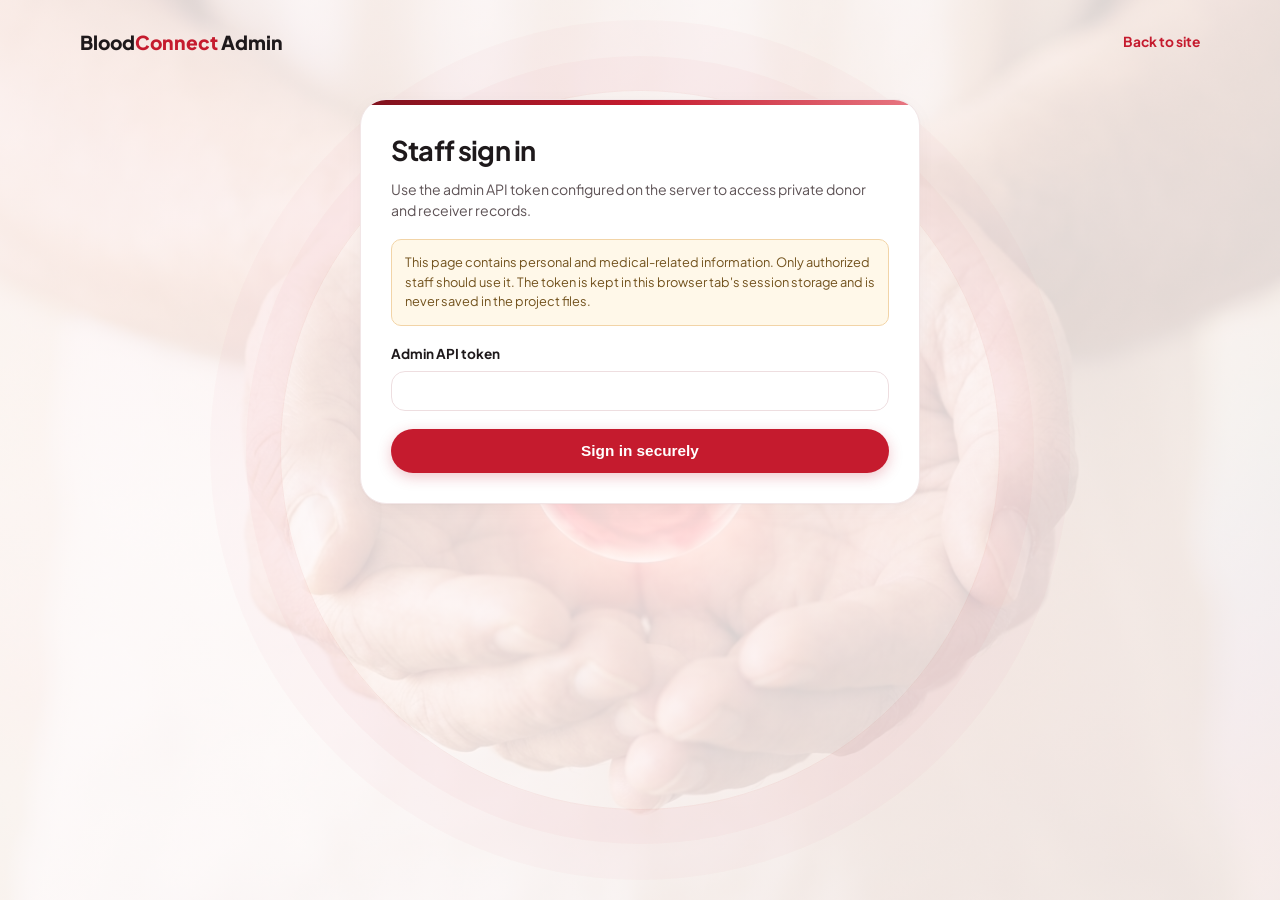
<file: static/admin.html>
<!DOCTYPE html>
<html lang="en">
<head>
  <meta charset="utf-8">
  <meta name="viewport" content="width=device-width, initial-scale=1">
  <title>Admin Records — BloodConnect</title>
  <link rel="stylesheet" href="css/style.css">
  <style>
    .admin-page { min-height: 100vh; padding: 28px 20px 60px; }
    .admin-wrap { width: min(100%, 1120px); margin: 0 auto; }
    .admin-nav, .admin-heading, .admin-toolbar, .admin-tabs, .record-heading, .record-actions { display: flex; align-items: center; justify-content: space-between; gap: 14px; }
    .admin-nav { margin-bottom: 42px; }
    .admin-brand { color: var(--text-main); font-size: 1.2rem; font-weight: 800; text-decoration: none; }
    .admin-brand span { color: var(--primary); }
    .admin-nav a:last-child, .admin-link { color: var(--primary); font-size: .86rem; font-weight: 700; text-decoration: none; }
    .admin-panel { width: min(100%, 560px); margin: 0 auto; padding: 30px; border: 1px solid var(--border-card); border-radius: var(--radius-xl); background: #fff; box-shadow: var(--shadow-card); }
    .admin-panel h1 { margin-bottom: 8px; font-size: 1.7rem; letter-spacing: -.03em; }
    .admin-muted { color: var(--text-muted); font-size: .88rem; }
    .admin-warning { margin: 18px 0; padding: 13px; border: 1px solid #f2d4a7; border-radius: 10px; background: #fff8e9; color: #72521d; font-size: .8rem; line-height: 1.55; }
    .admin-panel .btn-hero-primary { width: 100%; justify-content: center; }
    .admin-header { margin-bottom: 22px; }
    .admin-heading { align-items: flex-end; flex-wrap: wrap; }
    .admin-heading h1 { font-size: clamp(1.7rem, 4vw, 2.3rem); letter-spacing: -.035em; }
    .admin-heading p { margin-top: 5px; color: var(--text-muted); }
    .admin-toolbar { margin-top: 20px; flex-wrap: wrap; }
    .admin-tabs { justify-content: flex-start; margin-top: 24px; border-bottom: 1px solid var(--border-subtle); }
    .admin-tab { padding: 11px 15px; border: 0; border-bottom: 2px solid transparent; background: transparent; color: var(--text-muted); font: inherit; font-weight: 700; cursor: pointer; }
    .admin-tab.active { border-color: var(--primary); color: var(--primary); }
    .admin-records { display: grid; gap: 14px; margin-top: 18px; }
    .admin-record { padding: 20px; border: 1px solid var(--border-card); border-radius: var(--radius-lg); background: #fff; box-shadow: var(--shadow-card); }
    .record-heading { align-items: flex-start; }
    .record-heading h2 { font-size: 1.02rem; }
    .record-id { color: var(--primary); font-size: .76rem; font-weight: 800; }
    .record-status { padding: 5px 10px; border-radius: 999px; background: var(--primary-light); color: var(--primary); font-size: .74rem; font-weight: 800; white-space: nowrap; }
    .record-grid { display: grid; grid-template-columns: repeat(3, minmax(0, 1fr)); gap: 13px; margin-top: 16px; }
    .record-field { min-width: 0; }
    .record-field span { display: block; margin-bottom: 3px; color: var(--text-light); font-size: .69rem; font-weight: 800; letter-spacing: .04em; text-transform: uppercase; }
    .record-field strong, .record-field a { color: var(--text-main); font-size: .85rem; overflow-wrap: anywhere; }
    .record-field a { color: var(--primary); font-weight: 700; }
    .record-actions { justify-content: flex-start; flex-wrap: wrap; margin-top: 16px; padding-top: 14px; border-top: 1px solid var(--border-card); }
    .record-actions select { width: auto; min-width: 170px; }
    .record-actions button { padding: 9px 13px; }
    .admin-footer { margin-top: 20px; color: var(--text-light); font-size: .76rem; line-height: 1.5; }
    .admin-error, .admin-empty { margin-top: 18px; padding: 18px; border-radius: 12px; background: var(--primary-light); color: var(--text-muted); }
    .admin-error { color: var(--primary-dark); }
    .pagination { display: flex; justify-content: center; align-items: center; gap: 14px; margin-top: 20px; }
    .pagination button { padding: 8px 13px; }
    .pagination span { color: var(--text-muted); font-size: .84rem; }
    [hidden] { display: none !important; }
    @media (max-width: 700px) {
      .admin-page { padding: 20px 14px 40px; }
      .record-grid { grid-template-columns: repeat(2, minmax(0, 1fr)); }
      .admin-panel { padding: 23px 20px; }
    }
    @media (max-width: 420px) {
      .record-grid { grid-template-columns: 1fr; }
      .admin-nav { margin-bottom: 28px; }
    }
  </style>
</head>
<body>
  <main class="admin-page">
    <div class="admin-wrap">
      <nav class="admin-nav">
        <a class="admin-brand" href="index.html">Blood<span>Connect</span> Admin</a>
        <a href="index.html">Back to site</a>
      </nav>

      <section class="admin-panel" id="adminLoginPanel">
        <h1>Staff sign in</h1>
        <p class="admin-muted">Use the admin API token configured on the server to access private donor and receiver records.</p>
        <div class="admin-warning">This page contains personal and medical-related information. Only authorized staff should use it. The token is kept in this browser tab's session storage and is never saved in the project files.</div>
        <form id="adminLoginForm">
          <div class="form-group">
            <label class="form-label" for="adminToken">Admin API token</label>
            <input class="form-input" id="adminToken" type="password" autocomplete="current-password" required>
          </div>
          <button class="btn-hero-primary" type="submit">Sign in securely</button>
        </form>
        <div class="admin-error" id="adminLoginError" role="alert" hidden></div>
      </section>

      <section id="adminDashboard" hidden>
        <header class="admin-header">
          <div class="admin-heading">
            <div>
              <h1>Records dashboard</h1>
              <p>Private donor registrations and receiver blood requests.</p>
            </div>
            <button class="btn-hero-secondary" id="adminSignOut" type="button">Sign out</button>
          </div>
          <div class="admin-warning">Contact details are confidential. Donor and receiver numbers are shown only here to authorized staff. This page can show only information submitted to BloodConnect; it does not have external hospital or account records.</div>
          <div class="admin-tabs" role="tablist">
            <button class="admin-tab active" id="donorsTab" type="button" role="tab" aria-selected="true">Donors</button>
            <button class="admin-tab" id="requestsTab" type="button" role="tab" aria-selected="false">Receiver requests</button>
          </div>
          <div class="admin-toolbar">
            <p class="admin-muted" id="recordSummary" aria-live="polite"></p>
            <button class="btn-hero-secondary" id="refreshRecords" type="button">Refresh records</button>
          </div>
        </header>
        <div class="admin-error" id="adminError" role="alert" hidden></div>
        <div class="admin-records" id="adminRecords" aria-live="polite"></div>
        <div class="pagination" id="adminPagination" hidden>
          <button class="btn-hero-secondary" id="previousPage" type="button">Previous</button>
          <span id="pageLabel"></span>
          <button class="btn-hero-secondary" id="nextPage" type="button">Next</button>
        </div>
        <p class="admin-footer">Records are paginated in groups of 50. Phone numbers and consent details are sensitive personal information. Follow your organization's access, retention, and confidentiality policies.</p>
      </section>
    </div>
  </main>

  <script>
    const TOKEN_KEY = 'bloodlink_admin_token';
    const PAGE_SIZE = 50;
    const state = { type: 'donors', page: 1, total: 0, token: '' };
    const loginPanel = document.getElementById('adminLoginPanel');
    const dashboard = document.getElementById('adminDashboard');
    const loginError = document.getElementById('adminLoginError');
    const errorBox = document.getElementById('adminError');
    const records = document.getElementById('adminRecords');

    function escapeHtml(value) {
      return String(value ?? '').replace(/[&<>"']/g, character => ({
        '&': '&amp;', '<': '&lt;', '>': '&gt;', '"': '&quot;', "'": '&#39;'
      })[character]);
    }

    function formatDate(value) {
      if (!value) return 'Not provided';
      const date = new Date(value);
      return Number.isNaN(date.getTime()) ? 'Not provided' : date.toLocaleString();
    }

    function showLogin(message = '') {
      state.token = '';
      sessionStorage.removeItem(TOKEN_KEY);
      dashboard.hidden = true;
      loginPanel.hidden = false;
      loginError.textContent = message;
      loginError.hidden = !message;
    }

    async function api(path, options = {}) {
      const response = await fetch(path, {
        ...options,
        headers: {
          'Authorization': `Bearer ${state.token}`,
          ...(options.body ? { 'Content-Type': 'application/json' } : {}),
          ...options.headers
        }
      });
      const data = await response.json().catch(() => ({}));
      if (response.status === 401) {
        showLogin('Your admin session expired or the token is invalid. Please sign in again.');
        throw new Error('Admin authorization required.');
      }
      if (!response.ok) throw new Error(data.error || 'The admin request failed.');
      return data;
    }

    async function authenticate(token) {
      state.token = token;
      await api('/api/admin/session');
      sessionStorage.setItem(TOKEN_KEY, token);
      loginPanel.hidden = true;
      dashboard.hidden = false;
      state.page = 1;
      await loadRecords();
    }

    function field(label, value) {
      return `<div class="record-field"><span>${escapeHtml(label)}</span><strong>${escapeHtml(value || 'Not provided')}</strong></div>`;
    }

    function phoneField(label, phone) {
      const clean = String(phone || '').replace(/[^\d+]/g, '');
      if (!clean) return field(label, 'Not provided');
      return `<div class="record-field"><span>${escapeHtml(label)}</span><a href="tel:${escapeHtml(clean)}">${escapeHtml(phone)}</a></div>`;
    }

    function renderDonor(donor) {
      const id = donor.id || 'Legacy record';
      const verified = donor.verified === true;
      return `<article class="admin-record">
        <div class="record-heading">
          <div><h2>${escapeHtml(donor.name || 'Unnamed donor')}</h2><span class="record-id">${escapeHtml(id)}</span></div>
          <span class="record-status">${verified ? 'Verified' : 'Pending review'}</span>
        </div>
        <div class="record-grid">
          ${field('Age', donor.age)}
          ${field('Blood group', donor.group)}
          ${field('City', donor.city)}
          ${field('Area', donor.area)}
          ${phoneField('Contact number', donor.private_phone || donor.phone)}
          ${field('Registration date', formatDate(donor.created_at))}
          ${field('Consent recorded', donor.consent === true ? 'Yes' : donor.consent === false ? 'No' : 'Not recorded')}
          ${field('Consent date', formatDate(donor.consent_at))}
          ${field('Verified date', formatDate(donor.verified_at))}
        </div>
        ${donor.id ? `<div class="record-actions"><button class="btn-hero-${verified ? 'secondary' : 'primary'}" type="button" data-action="verify-donor" data-id="${escapeHtml(donor.id)}" data-verified="${verified ? 'false' : 'true'}">${verified ? 'Remove verification' : 'Approve donor'}</button></div>` : ''}
      </article>`;
    }

    function renderRequest(record) {
      const id = record.id || 'Unknown request';
      const status = record.status || 'Submitted';
      const statuses = ['Submitted', 'Contacted', 'Matched', 'Fulfilled', 'Cancelled'];
      return `<article class="admin-record">
        <div class="record-heading">
          <div><h2>${escapeHtml(record.patient || 'Receiver request')}</h2><span class="record-id">${escapeHtml(id)}</span></div>
          <span class="record-status">${escapeHtml(status)}</span>
        </div>
        <div class="record-grid">
          ${field('Blood group', record.group)}
          ${field('Units requested', record.units)}
          ${field('Urgency', record.urgency)}
          ${field('Hospital / location', record.hospital)}
          ${phoneField('Receiver contact', record.phone)}
          ${field('Request date', formatDate(record.time))}
          ${field('Last status update', formatDate(record.updated_at))}
        </div>
        <div class="record-actions">
          <label class="form-label" for="status-${escapeHtml(id)}">Update status</label>
          <select class="form-select" id="status-${escapeHtml(id)}" data-status-for="${escapeHtml(id)}">
            ${statuses.map(option => `<option value="${option}" ${option === status ? 'selected' : ''}>${option}</option>`).join('')}
          </select>
          <button class="btn-hero-primary" type="button" data-action="update-request" data-id="${escapeHtml(id)}">Save status</button>
        </div>
      </article>`;
    }

    async function loadRecords() {
      errorBox.hidden = true;
      records.innerHTML = '<div class="admin-empty">Loading records…</div>';
      try {
        const result = await api(`/api/admin/${state.type}?page=${state.page}&per_page=${PAGE_SIZE}`);
        state.total = result.total;
        records.innerHTML = result.items.length
          ? result.items.map(state.type === 'donors' ? renderDonor : renderRequest).join('')
          : '<div class="admin-empty">No records have been submitted yet.</div>';
        const first = result.total ? (result.page - 1) * result.per_page + 1 : 0;
        const last = Math.min(result.page * result.per_page, result.total);
        document.getElementById('recordSummary').textContent = `${state.type === 'donors' ? 'Donors' : 'Receiver requests'}: showing ${first}–${last} of ${result.total}`;
        const pageCount = Math.max(1, Math.ceil(result.total / result.per_page));
        document.getElementById('pageLabel').textContent = `Page ${result.page} of ${pageCount}`;
        document.getElementById('previousPage').disabled = result.page <= 1;
        document.getElementById('nextPage').disabled = result.page >= pageCount;
        document.getElementById('adminPagination').hidden = pageCount <= 1;
      } catch (error) {
        records.innerHTML = '';
        errorBox.textContent = error.message;
        errorBox.hidden = false;
      }
    }

    document.getElementById('adminLoginForm').addEventListener('submit', async event => {
      event.preventDefault();
      loginError.hidden = true;
      try {
        await authenticate(document.getElementById('adminToken').value);
        document.getElementById('adminToken').value = '';
      } catch (error) {
        state.token = '';
        loginError.textContent = error.message;
        loginError.hidden = false;
      }
    });

    document.getElementById('donorsTab').addEventListener('click', () => switchType('donors'));
    document.getElementById('requestsTab').addEventListener('click', () => switchType('requests'));
    document.getElementById('refreshRecords').addEventListener('click', loadRecords);
    document.getElementById('previousPage').addEventListener('click', () => { state.page--; loadRecords(); });
    document.getElementById('nextPage').addEventListener('click', () => { state.page++; loadRecords(); });
    document.getElementById('adminSignOut').addEventListener('click', () => showLogin());

    function switchType(type) {
      state.type = type;
      state.page = 1;
      document.getElementById('donorsTab').classList.toggle('active', type === 'donors');
      document.getElementById('donorsTab').setAttribute('aria-selected', String(type === 'donors'));
      document.getElementById('requestsTab').classList.toggle('active', type === 'requests');
      document.getElementById('requestsTab').setAttribute('aria-selected', String(type === 'requests'));
      loadRecords();
    }

    records.addEventListener('click', async event => {
      const button = event.target.closest('button[data-action]');
      if (!button) return;
      button.disabled = true;
      try {
        if (button.dataset.action === 'verify-donor') {
          await api(`/api/donors/${encodeURIComponent(button.dataset.id)}/verification`, {
            method: 'PATCH',
            body: JSON.stringify({ verified: button.dataset.verified === 'true' })
          });
        } else if (button.dataset.action === 'update-request') {
          const select = records.querySelector(`[data-status-for="${CSS.escape(button.dataset.id)}"]`);
          await api(`/api/requests/${encodeURIComponent(button.dataset.id)}/status`, {
            method: 'PATCH',
            body: JSON.stringify({ status: select.value })
          });
        }
        await loadRecords();
      } catch (error) {
        errorBox.textContent = error.message;
        errorBox.hidden = false;
        button.disabled = false;
      }
    });

    const existingToken = sessionStorage.getItem(TOKEN_KEY);
    if (existingToken) {
      authenticate(existingToken).catch(() => showLogin('Your previous admin session could not be restored. Please sign in again.'));
    }
  </script>
</body>
</html>
</file>
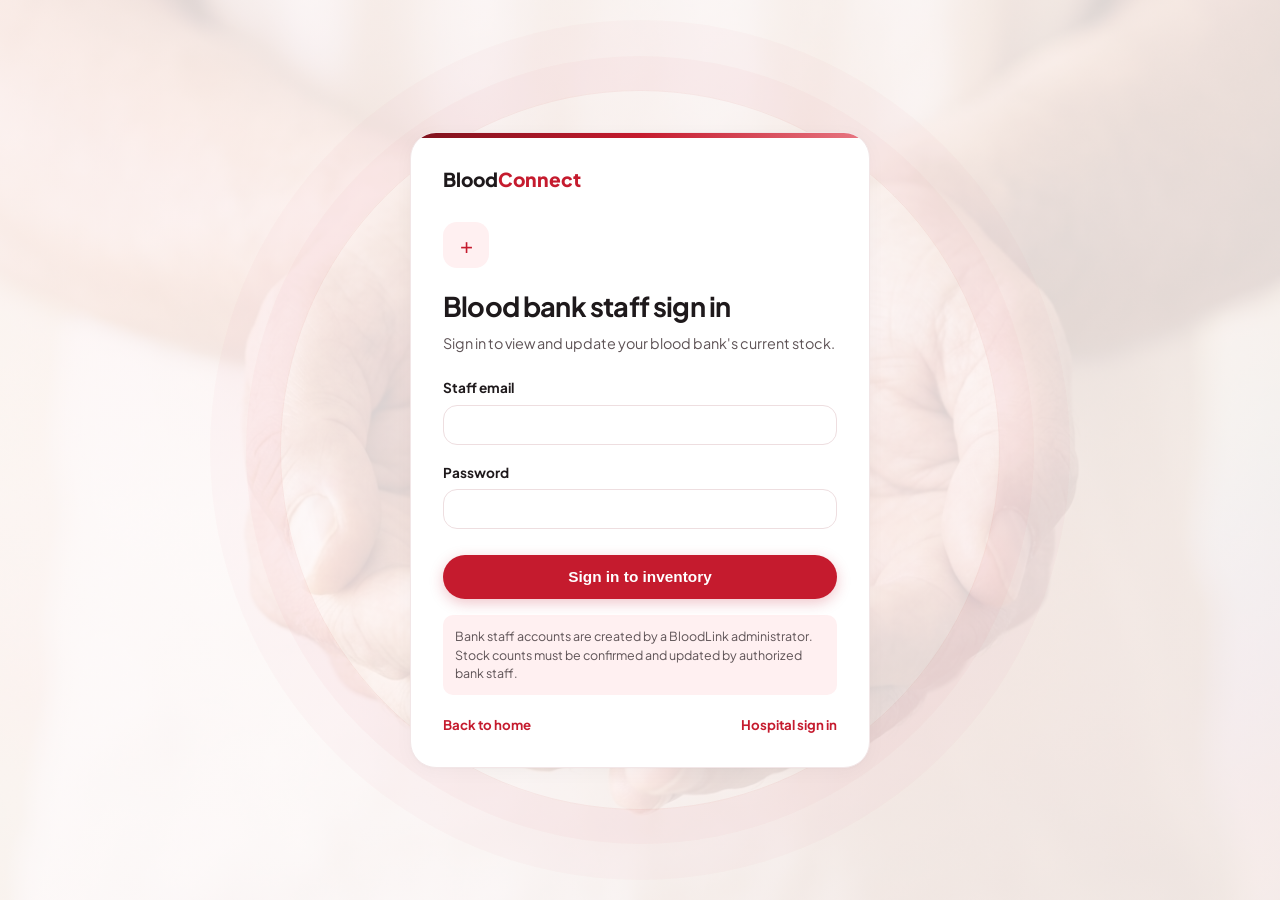
<file: static/bank-login.html>
<!DOCTYPE html>
<html lang="en">
<head>
  <meta charset="utf-8">
  <meta name="viewport" content="width=device-width, initial-scale=1">
  <title>Blood Bank Staff Sign In — BloodConnect</title>
  <link rel="stylesheet" href="css/style.css">
  <style>
    .standalone-page { min-height: 100vh; display: grid; place-items: center; padding: 24px; }
    .standalone-card { width: min(100%, 460px); padding: 32px; background: #fff; border: 1px solid var(--border-card); border-radius: var(--radius-xl); box-shadow: var(--shadow-card); }
    .standalone-brand { display: inline-flex; align-items: center; margin-bottom: 28px; color: var(--text-main); text-decoration: none; font-size: 1.2rem; font-weight: 800; }
    .standalone-brand span { color: var(--primary); }
    .standalone-icon { display: grid; place-items: center; width: 46px; height: 46px; margin-bottom: 18px; border-radius: 14px; background: var(--primary-light); color: var(--primary); font-size: 1.35rem; }
    .standalone-card h1 { margin-bottom: 6px; font-size: 1.7rem; letter-spacing: -0.03em; }
    .standalone-copy { margin-bottom: 24px; color: var(--text-muted); font-size: 0.9rem; }
    .standalone-card .btn-hero-primary { width: 100%; justify-content: center; margin-top: 8px; }
    .standalone-note { margin-top: 16px; padding: 12px; border-radius: 10px; background: var(--primary-light); color: var(--text-muted); font-size: 0.78rem; }
    .standalone-links { display: flex; flex-wrap: wrap; justify-content: space-between; gap: 12px; margin-top: 20px; font-size: 0.83rem; }
    .standalone-links a { color: var(--primary); font-weight: 700; text-decoration: none; }
    .standalone-error { margin-top: 14px; color: var(--primary-dark); font-size: 0.85rem; }
    .standalone-error-link { display: block; margin-top: 8px; color: var(--primary); font-size: 0.85rem; font-weight: 700; }
    @media (max-width: 480px) { .standalone-card { padding: 24px 20px; } }
  </style>
</head>
<body>
  <main class="standalone-page">
    <section class="standalone-card">
      <a class="standalone-brand" href="index.html">Blood<span>Connect</span></a>
      <div class="standalone-icon" aria-hidden="true">+</div>
      <h1>Blood bank staff sign in</h1>
      <p class="standalone-copy">Sign in to view and update your blood bank's current stock.</p>
      <form id="bankLoginForm">
        <div class="form-group">
          <label class="form-label" for="bankEmail">Staff email</label>
          <input class="form-input" id="bankEmail" type="email" autocomplete="username" required>
        </div>
        <div class="form-group">
          <label class="form-label" for="bankPassword">Password</label>
          <input class="form-input" id="bankPassword" type="password" autocomplete="current-password" required>
        </div>
        <button class="btn-hero-primary" id="bankLoginButton" type="submit">Sign in to inventory</button>
        <p class="standalone-error" id="bankLoginError" role="alert" hidden></p>
      </form>
      <p class="standalone-note">Bank staff accounts are created by a BloodLink administrator. Stock counts must be confirmed and updated by authorized bank staff.</p>
      <div class="standalone-links">
        <a href="index.html">Back to home</a>
        <a href="hospital-login.html">Hospital sign in</a>
      </div>
    </section>
  </main>
  <script>
    const loginForm = document.getElementById('bankLoginForm');
    const loginError = document.getElementById('bankLoginError');
    const loginButton = document.getElementById('bankLoginButton');

    async function readApiResponse(response, endpoint) {
      if (response.status === 405) {
        const error = new Error(
          'This page reached a server that does not accept BloodLink sign-in requests (HTTP 405). In local development, this usually means the page was opened with VS Code Live Server or another server instead of Flask. Start BloodLink with "python app.py", then open http://localhost:5000/bank-login.html.'
        );
        throw error;
      }

      const body = await response.text();
      let result = {};
      if (body.trim()) {
        try {
          result = JSON.parse(body);
        } catch {
          throw new Error(
            `The server returned HTTP ${response.status} with an invalid response for ${endpoint}. Restart BloodLink with "python app.py" and open this page at http://localhost:5000/bank-login.html.`
          );
        }
      } else if (!response.ok) {
        throw new Error(
          `The server returned HTTP ${response.status} for ${endpoint} without an error message. Restart BloodLink with "python app.py" and open this page at http://localhost:5000/bank-login.html.`
        );
      } else {
        throw new Error(`The server returned an empty response for ${endpoint}. Check the Flask server logs.`);
      }
      if (!response.ok) throw new Error(result.error || `Sign in failed (HTTP ${response.status}).`);
      return result;
    }

    loginForm.addEventListener('submit', async event => {
      event.preventDefault();
      loginError.hidden = true;
      loginButton.disabled = true;
      try {
        const response = await fetch('/api/bank-auth/login', {
          method: 'POST',
          headers: { 'Content-Type': 'application/json' },
          body: JSON.stringify({
            email: document.getElementById('bankEmail').value,
            password: document.getElementById('bankPassword').value
          })
        });
        await readApiResponse(response, '/api/bank-auth/login');
        window.location.href = 'bank-dashboard.html';
      } catch (error) {
        loginError.textContent = error.message || 'Could not sign in. Please try again.';
        loginError.hidden = false;
      } finally {
        loginButton.disabled = false;
      }
    });
  </script>
</body>
</html>
</file>
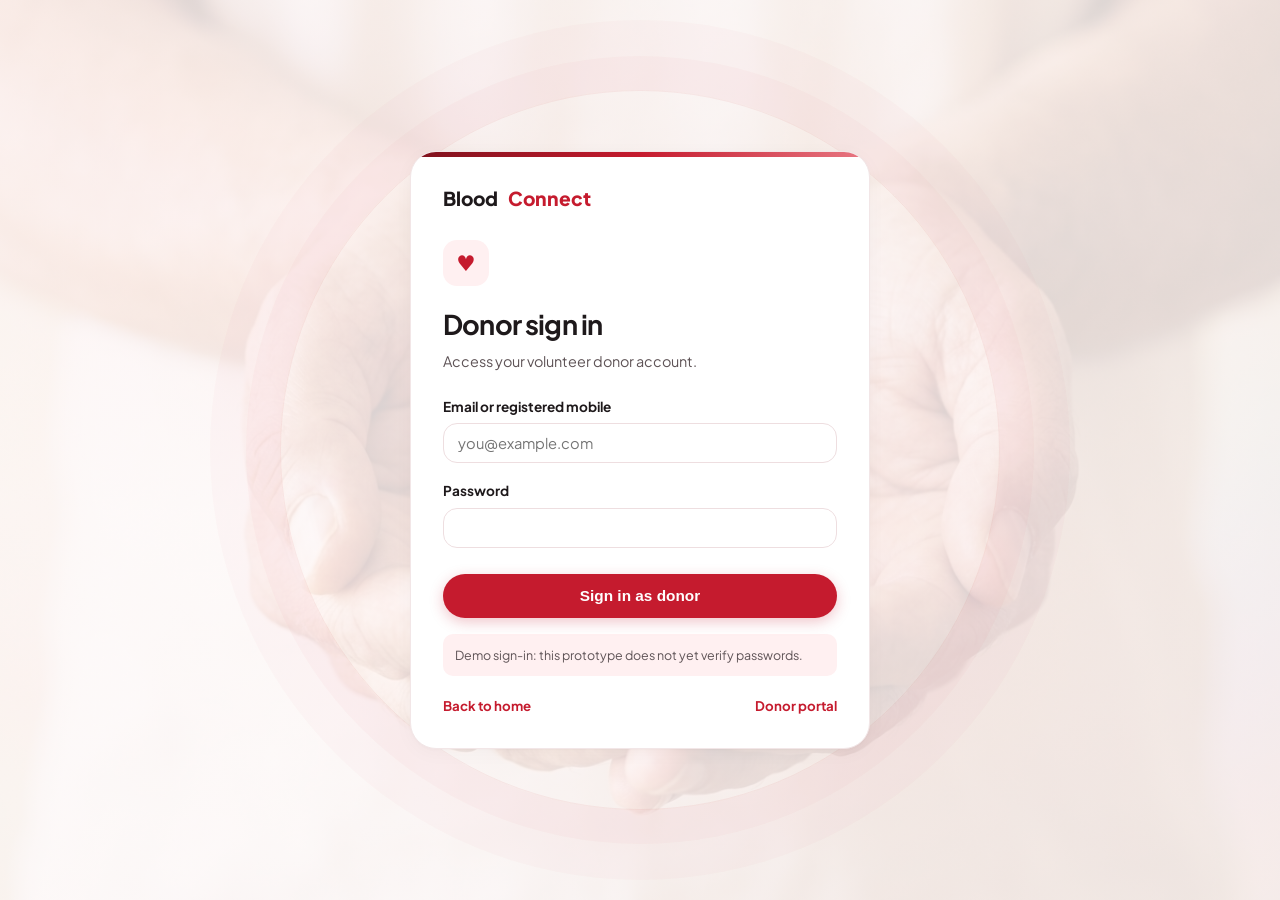
<file: static/donor-dashboard.html>
<!DOCTYPE html>
<html lang="en">
<head>
  <meta charset="utf-8">
  <meta name="viewport" content="width=device-width, initial-scale=1">
  <title>Donor Portal — BloodConnect</title>
  <link rel="stylesheet" href="css/style.css">
  <style>
    .portal-page { min-height: 100vh; padding: 30px 24px 60px; }
    .portal-wrap { width: min(100%, 980px); margin: 0 auto; }
    .portal-nav { display: flex; justify-content: space-between; align-items: center; gap: 16px; margin-bottom: 42px; }
    .portal-brand { color: var(--text-main); text-decoration: none; font-size: 1.25rem; font-weight: 800; }
    .portal-brand span { color: var(--primary); }
    .portal-links { display: flex; align-items: center; gap: 16px; }
    .portal-links a { color: var(--primary); font-size: .88rem; font-weight: 700; text-decoration: none; }
    .portal-links button { padding: 8px 14px; border: 1px solid var(--border-subtle); border-radius: var(--radius-pill); background: #fff; color: var(--text-muted); cursor: pointer; font: inherit; }
    .portal-heading { margin-bottom: 24px; }
    .portal-heading h1 { font-size: clamp(1.7rem, 4vw, 2.3rem); letter-spacing: -.035em; }
    .portal-heading p { margin-top: 6px; color: var(--text-muted); }
    .portal-grid { display: grid; grid-template-columns: repeat(2, minmax(0, 1fr)); gap: 16px; }
    .portal-card { padding: 24px; border: 1px solid var(--border-card); border-radius: var(--radius-lg); background: #fff; box-shadow: var(--shadow-card); }
    .portal-card h2 { margin-bottom: 8px; font-size: 1.08rem; }
    .portal-card p { margin-bottom: 18px; color: var(--text-muted); font-size: .88rem; }
    .portal-note { margin-top: 20px; color: var(--text-light); font-size: .78rem; }
    @media (max-width: 560px) { .portal-page { padding: 22px 14px 40px; } .portal-grid { grid-template-columns: 1fr; } .portal-nav { align-items: flex-start; } .portal-links { gap: 9px; } }
  </style>
</head>
<body>
  <main class="portal-page">
    <div class="portal-wrap">
      <nav class="portal-nav">
        <a class="portal-brand" href="index.html">Blood<span>Connect</span> Donor</a>
        <div class="portal-links">
          <a href="index.html">Home</a>
          <button id="donorSignOut" type="button">Sign out</button>
        </div>
      </nav>
      <header class="portal-heading">
        <h1 id="donorWelcome">Donor portal</h1>
        <p>Your dedicated space for donor registration and local blood needs.</p>
      </header>
      <section class="portal-grid">
        <article class="portal-card">
          <h2>Donor registration</h2>
          <p>Register or update your donor details through the BloodConnect donor form.</p>
          <a class="btn-hero-primary" href="index.html?open=donor">Open donor form</a>
        </article>
        <article class="portal-card">
          <h2>Nearby blood needs</h2>
          <p>Find verified volunteer donors and contact confirmed blood banks in your area.</p>
          <a class="btn-hero-secondary" href="index.html?open=donors">Browse local listings</a>
        </article>
      </section>
      <p class="portal-note">Demo portal: sign-in is not connected to a verified donor account yet.</p>
    </div>
  </main>
  <script>
    const user = JSON.parse(localStorage.getItem('bc_user') || 'null');
    if (!user || user.role !== 'Donor') {
      window.location.replace('donor-login.html');
    } else {
      document.getElementById('donorWelcome').textContent = `Welcome, ${user.name}`;
    }
    document.getElementById('donorSignOut').addEventListener('click', () => {
      localStorage.removeItem('bc_user');
      window.location.href = 'donor-login.html';
    });
  </script>
</body>
</html>
</file>
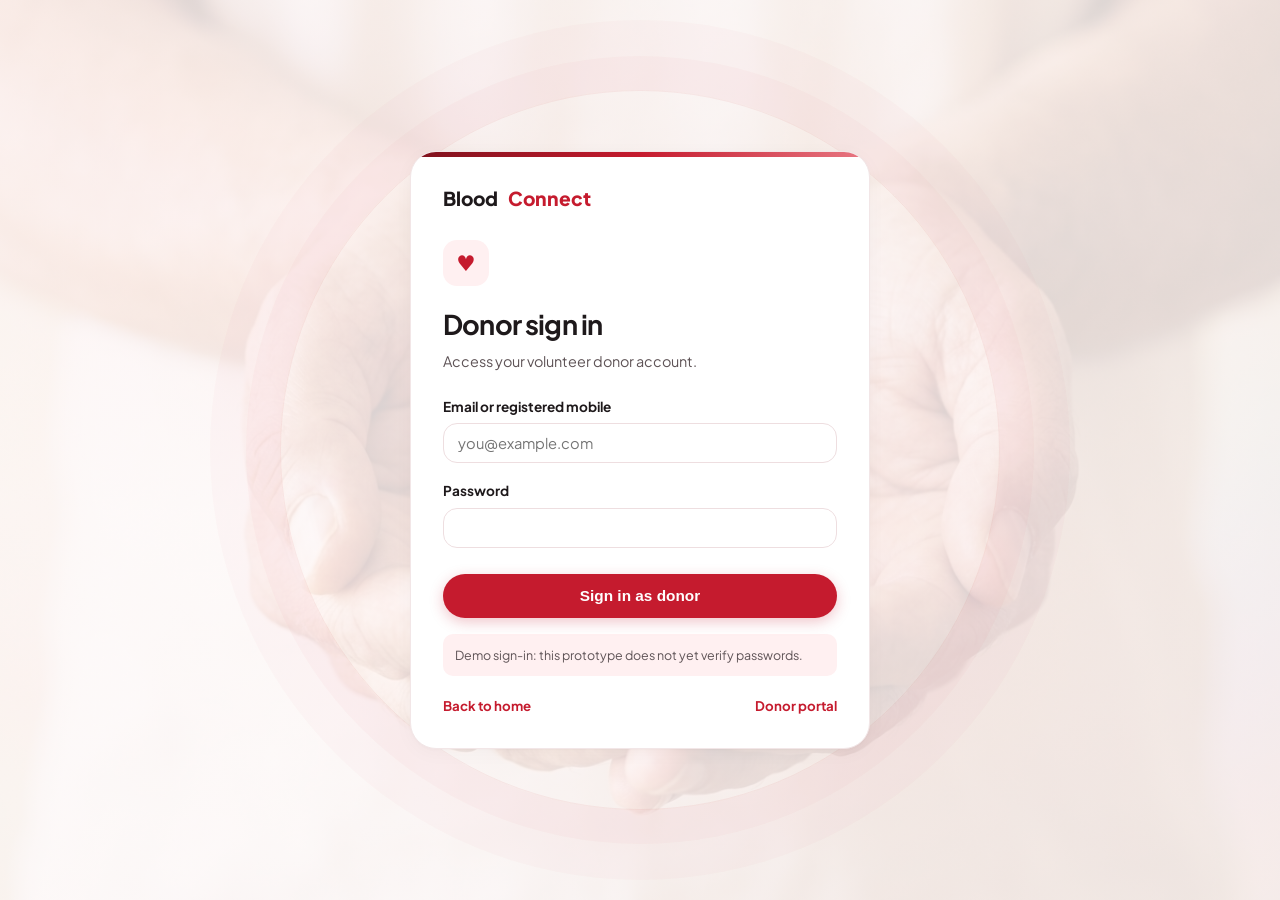
<file: static/donor-login.html>
<!DOCTYPE html>
<html lang="en">
<head>
  <meta charset="utf-8">
  <meta name="viewport" content="width=device-width, initial-scale=1">
  <title>Donor Sign In — BloodConnect</title>
  <link rel="stylesheet" href="css/style.css">
  <style>
    .standalone-page { min-height: 100vh; display: grid; place-items: center; padding: 24px; }
    .standalone-card { width: min(100%, 460px); padding: 32px; background: #fff; border: 1px solid var(--border-card); border-radius: var(--radius-xl); box-shadow: var(--shadow-card); }
    .standalone-brand { display: inline-flex; align-items: center; gap: 10px; margin-bottom: 28px; color: var(--text-main); text-decoration: none; font-size: 1.2rem; font-weight: 800; }
    .standalone-brand span { color: var(--primary); }
    .standalone-icon { display: grid; place-items: center; width: 46px; height: 46px; margin-bottom: 18px; border-radius: 14px; background: var(--primary-light); color: var(--primary); font-size: 1.35rem; }
    .standalone-card h1 { margin-bottom: 6px; font-size: 1.7rem; letter-spacing: -0.03em; }
    .standalone-copy { margin-bottom: 24px; color: var(--text-muted); font-size: 0.9rem; }
    .standalone-card .btn-hero-primary { width: 100%; justify-content: center; margin-top: 8px; }
    .standalone-note { margin-top: 16px; padding: 12px; border-radius: 10px; background: var(--primary-light); color: var(--text-muted); font-size: 0.78rem; }
    .standalone-links { display: flex; justify-content: space-between; gap: 12px; margin-top: 20px; font-size: 0.83rem; }
    .standalone-links a { color: var(--primary); font-weight: 700; text-decoration: none; }
    @media (max-width: 480px) { .standalone-card { padding: 24px 20px; } }
  </style>
</head>
<body>
  <main class="standalone-page">
    <section class="standalone-card">
      <a class="standalone-brand" href="index.html">Blood<span>Connect</span></a>
      <div class="standalone-icon" aria-hidden="true">♥</div>
      <h1>Donor sign in</h1>
      <p class="standalone-copy">Access your volunteer donor account.</p>
      <form id="donorLoginForm">
        <div class="form-group">
          <label class="form-label" for="donorEmail">Email or registered mobile</label>
          <input class="form-input" id="donorEmail" type="text" autocomplete="username" placeholder="you@example.com" required>
        </div>
        <div class="form-group">
          <label class="form-label" for="donorPassword">Password</label>
          <input class="form-input" id="donorPassword" type="password" autocomplete="current-password" required>
        </div>
        <button class="btn-hero-primary" type="submit">Sign in as donor</button>
      </form>
      <p class="standalone-note">Demo sign-in: this prototype does not yet verify passwords.</p>
      <div class="standalone-links">
        <a href="index.html">Back to home</a>
        <a href="donor-dashboard.html">Donor portal</a>
      </div>
    </section>
  </main>
  <script>
    document.getElementById('donorLoginForm').addEventListener('submit', (event) => {
      event.preventDefault();
      const email = document.getElementById('donorEmail').value.trim();
      const name = email.includes('@') ? email.split('@')[0] : 'Donor';
      localStorage.setItem('bc_user', JSON.stringify({ name, role: 'Donor', email }));
      window.location.href = 'donor-dashboard.html';
    });
  </script>
</body>
</html>
</file>
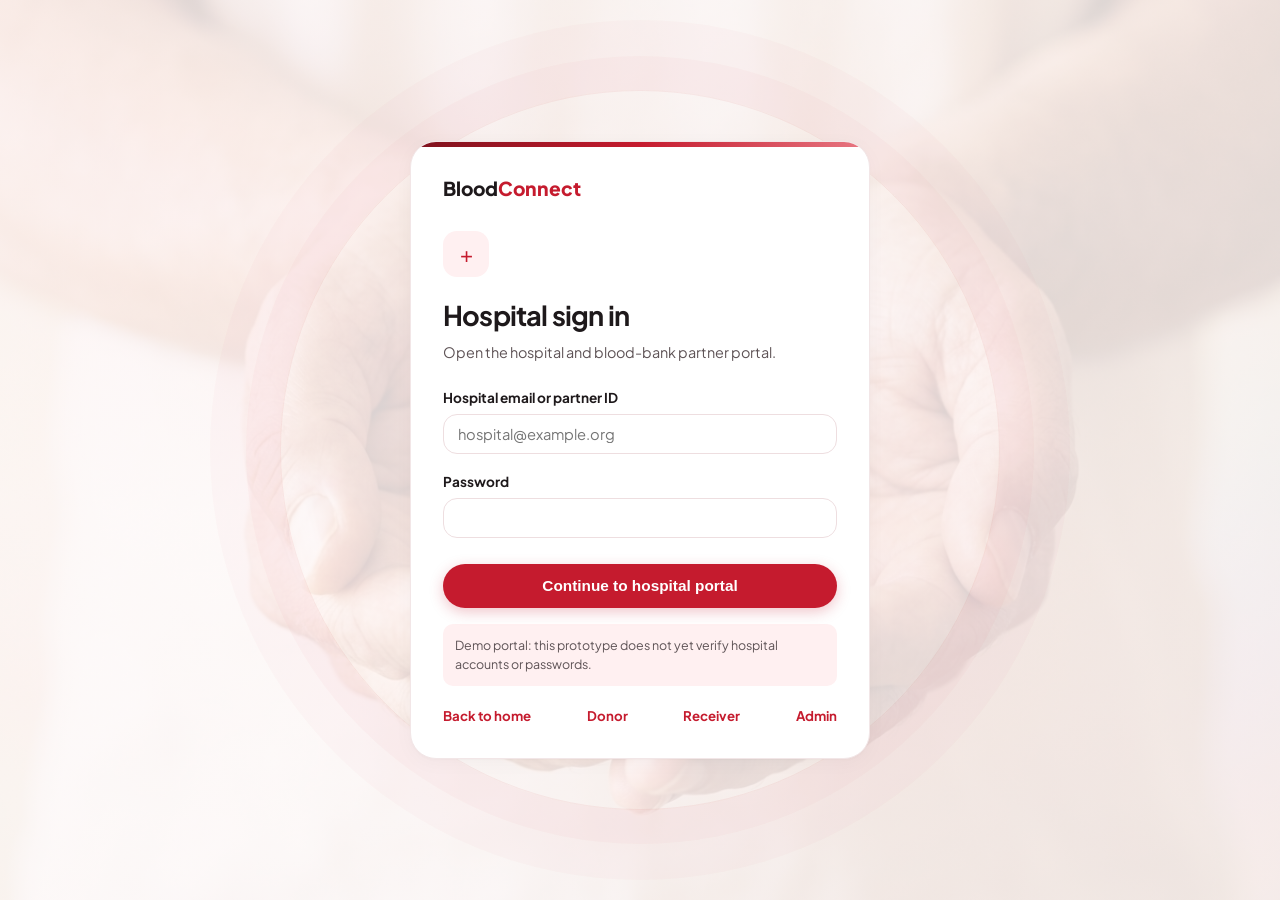
<file: static/hospital-login.html>
<!DOCTYPE html>
<html lang="en">
<head>
  <meta charset="utf-8">
  <meta name="viewport" content="width=device-width, initial-scale=1">
  <title>Hospital Sign In — BloodConnect</title>
  <link rel="stylesheet" href="css/style.css">
  <style>
    .standalone-page { min-height: 100vh; display: grid; place-items: center; padding: 24px; }
    .standalone-card { width: min(100%, 460px); padding: 32px; background: #fff; border: 1px solid var(--border-card); border-radius: var(--radius-xl); box-shadow: var(--shadow-card); }
    .standalone-brand { display: inline-flex; align-items: center; margin-bottom: 28px; color: var(--text-main); text-decoration: none; font-size: 1.2rem; font-weight: 800; }
    .standalone-brand span { color: var(--primary); }
    .standalone-icon { display: grid; place-items: center; width: 46px; height: 46px; margin-bottom: 18px; border-radius: 14px; background: var(--primary-light); color: var(--primary); font-size: 1.35rem; }
    .standalone-card h1 { margin-bottom: 6px; font-size: 1.7rem; letter-spacing: -0.03em; }
    .standalone-copy { margin-bottom: 24px; color: var(--text-muted); font-size: 0.9rem; }
    .standalone-card .btn-hero-primary { width: 100%; justify-content: center; margin-top: 8px; }
    .standalone-note { margin-top: 16px; padding: 12px; border-radius: 10px; background: var(--primary-light); color: var(--text-muted); font-size: 0.78rem; }
    .standalone-links { display: flex; flex-wrap: wrap; justify-content: space-between; gap: 12px; margin-top: 20px; font-size: 0.83rem; }
    .standalone-links a { color: var(--primary); font-weight: 700; text-decoration: none; }
    @media (max-width: 480px) { .standalone-card { padding: 24px 20px; } }
  </style>
</head>
<body>
  <main class="standalone-page">
    <section class="standalone-card">
      <a class="standalone-brand" href="index.html">Blood<span>Connect</span></a>
      <div class="standalone-icon" aria-hidden="true">+</div>
      <h1>Hospital sign in</h1>
      <p class="standalone-copy">Open the hospital and blood-bank partner portal.</p>
      <form id="hospitalLoginForm">
        <div class="form-group">
          <label class="form-label" for="hospitalEmail">Hospital email or partner ID</label>
          <input class="form-input" id="hospitalEmail" type="text" autocomplete="username" placeholder="hospital@example.org" required>
        </div>
        <div class="form-group">
          <label class="form-label" for="hospitalPassword">Password</label>
          <input class="form-input" id="hospitalPassword" type="password" autocomplete="current-password" required>
        </div>
        <button class="btn-hero-primary" type="submit">Continue to hospital portal</button>
      </form>
      <p class="standalone-note">Demo portal: this prototype does not yet verify hospital accounts or passwords.</p>
      <div class="standalone-links">
        <a href="index.html">Back to home</a>
        <a href="donor-login.html">Donor</a>
        <a href="receiver-login.html">Receiver</a>
        <a href="admin.html">Admin</a>
      </div>
    </section>
  </main>
  <script>
    document.getElementById('hospitalLoginForm').addEventListener('submit', event => {
      event.preventDefault();
      const email = document.getElementById('hospitalEmail').value.trim();
      localStorage.setItem('bc_user', JSON.stringify({
        name: email.includes('@') ? email.split('@')[0] : email,
        role: 'Hospital',
        email
      }));
      window.location.href = 'hospital-dashboard.html';
    });
  </script>
</body>
</html>
</file>
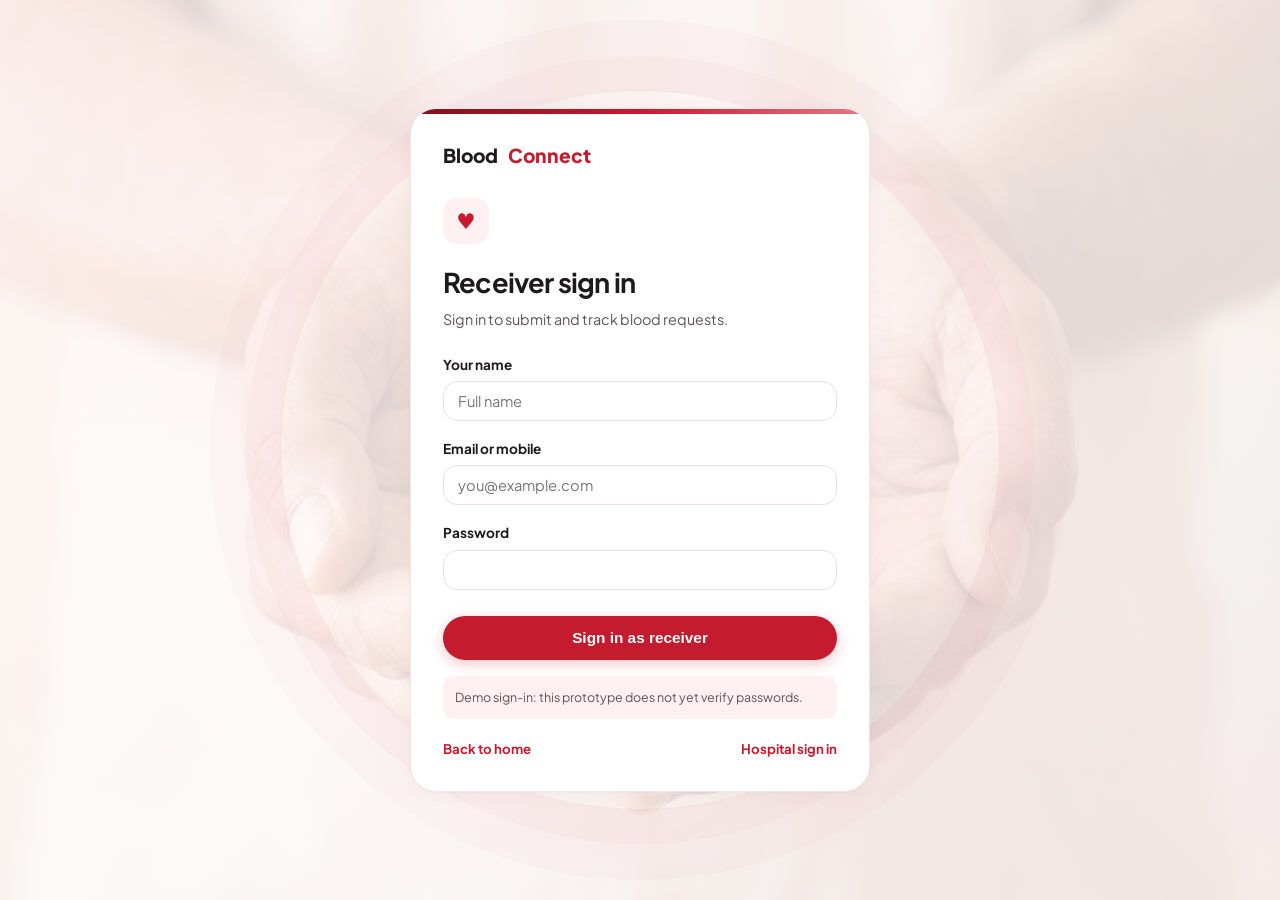
<file: static/receiver-dashboard.html>
<!DOCTYPE html>
<html lang="en">
<head>
  <meta charset="utf-8">
  <meta name="viewport" content="width=device-width, initial-scale=1">
  <title>Receiver Dashboard — BloodConnect</title>
  <link rel="stylesheet" href="css/style.css">
  <style>
    .dashboard-page { min-height: 100vh; padding: 30px 24px 60px; }
    .dashboard-wrap { width: min(100%, 980px); margin: 0 auto; }
    .dashboard-nav { display: flex; justify-content: space-between; align-items: center; gap: 16px; margin-bottom: 38px; }
    .dashboard-brand { color: var(--text-main); text-decoration: none; font-size: 1.25rem; font-weight: 800; }
    .dashboard-brand span { color: var(--primary); }
    .dashboard-nav-actions { display: flex; align-items: center; gap: 16px; }
    .dashboard-nav-actions a { color: var(--primary); font-size: 0.88rem; font-weight: 700; text-decoration: none; }
    .dashboard-nav-actions button { padding: 8px 14px; border: 1px solid var(--border-subtle); border-radius: var(--radius-pill); background: #fff; color: var(--text-muted); cursor: pointer; font: inherit; }
    .dashboard-heading { display: flex; align-items: end; justify-content: space-between; gap: 20px; margin-bottom: 24px; }
    .dashboard-heading h1 { font-size: clamp(1.7rem, 4vw, 2.3rem); letter-spacing: -0.035em; }
    .dashboard-heading p { margin-top: 6px; color: var(--text-muted); }
    .dashboard-card { padding: 24px; border: 1px solid var(--border-card); border-radius: var(--radius-lg); background: #fff; box-shadow: var(--shadow-card); }
    .request-list { display: grid; gap: 12px; }
    .request-card { display: grid; grid-template-columns: 1fr auto; gap: 8px 16px; align-items: center; padding: 18px; border: 1px solid var(--border-subtle); border-radius: var(--radius-md); }
    .request-card h2 { font-size: 1rem; }
    .request-card p { margin-top: 4px; color: var(--text-muted); font-size: 0.84rem; }
    .request-id { color: var(--primary) !important; font-weight: 800; }
    .request-status { justify-self: end; padding: 5px 10px; border-radius: var(--radius-pill); background: var(--primary-light); color: var(--primary); font-size: 0.76rem; font-weight: 700; }
    .request-card a { grid-column: 2; justify-self: end; color: var(--primary); font-size: 0.82rem; font-weight: 700; text-decoration: none; }
    .empty-state { padding: 32px 16px; text-align: center; color: var(--text-muted); }
    .empty-state p { margin-bottom: 16px; }
    .dashboard-note { margin-top: 18px; color: var(--text-light); font-size: 0.78rem; }
    @media (max-width: 600px) {
      .dashboard-heading { align-items: stretch; flex-direction: column; }
      .dashboard-heading .btn-hero-primary { justify-content: center; }
      .dashboard-card { padding: 16px; }
      .request-card { grid-template-columns: 1fr; }
      .request-status, .request-card a { grid-column: 1; justify-self: start; }
      .dashboard-nav { align-items: flex-start; }
      .dashboard-nav-actions { gap: 8px; }
    }
  </style>
</head>
<body>
  <main class="dashboard-page">
    <div class="dashboard-wrap">
      <nav class="dashboard-nav">
        <a class="dashboard-brand" href="index.html">Blood<span>Connect</span></a>
        <div class="dashboard-nav-actions">
          <a href="index.html">Home</a>
          <button type="button" id="receiverLogout">Sign out</button>
        </div>
      </nav>
      <section>
        <div class="dashboard-heading">
          <div>
            <h1 id="welcomeHeading">Receiver Dashboard</h1>
            <p>Your blood request activity and tracking links.</p>
          </div>
          <a class="btn-hero-primary" href="index.html?open=request">+ New Blood Request</a>
        </div>
        <div class="dashboard-card">
          <div class="request-list" id="receiverRequests"></div>
          <p class="dashboard-note">Requests are stored in this browser in the current demo. Sign-in is not connected to a verified account yet.</p>
        </div>
      </section>
    </div>
  </main>
  <script>
    const savedUser = JSON.parse(localStorage.getItem('bc_user') || 'null');
    if (!savedUser || savedUser.role !== 'Receiver') {
      window.location.replace('receiver-login.html');
    } else {
      document.getElementById('welcomeHeading').textContent = `Welcome, ${savedUser.name}`;
    }

    const requests = JSON.parse(localStorage.getItem('bc_requests') || '{}');
    const requestList = Object.values(requests).sort((a, b) => (b.id || '').localeCompare(a.id || ''));
    const requestContainer = document.getElementById('receiverRequests');
    if (!requestList.length) {
      requestContainer.innerHTML = '<div class="empty-state"><p>You have no saved requests yet.</p><a class="btn-hero-secondary" href="index.html?open=request">Create your first request</a></div>';
    } else {
      requestContainer.innerHTML = requestList.map((request) => `
        <article class="request-card">
          <div>
            <h2>${escapeText(request.patient || 'Blood request')} &mdash; ${escapeText(request.group || '')}</h2>
            <p>${Number(request.units) || 1} unit(s) &bull; ${escapeText(request.hospital || '')} &bull; ${escapeText(request.urgency || '')}</p>
            <p class="request-id">${escapeText(request.id || '')}</p>
          </div>
          <span class="request-status">${escapeText(request.status || 'Submitted')}</span>
          <a href="index.html?track=${encodeURIComponent(request.id || '')}">Track request &rarr;</a>
        </article>
      `).join('');
    }

    function escapeText(value) {
      return String(value).replace(/[&<>"']/g, (character) => ({
        '&': '&amp;', '<': '&lt;', '>': '&gt;', '"': '&quot;', "'": '&#39;'
      })[character]);
    }

    document.getElementById('receiverLogout').addEventListener('click', () => {
      localStorage.removeItem('bc_user');
      window.location.href = 'index.html';
    });
  </script>
</body>
</html>
</file>
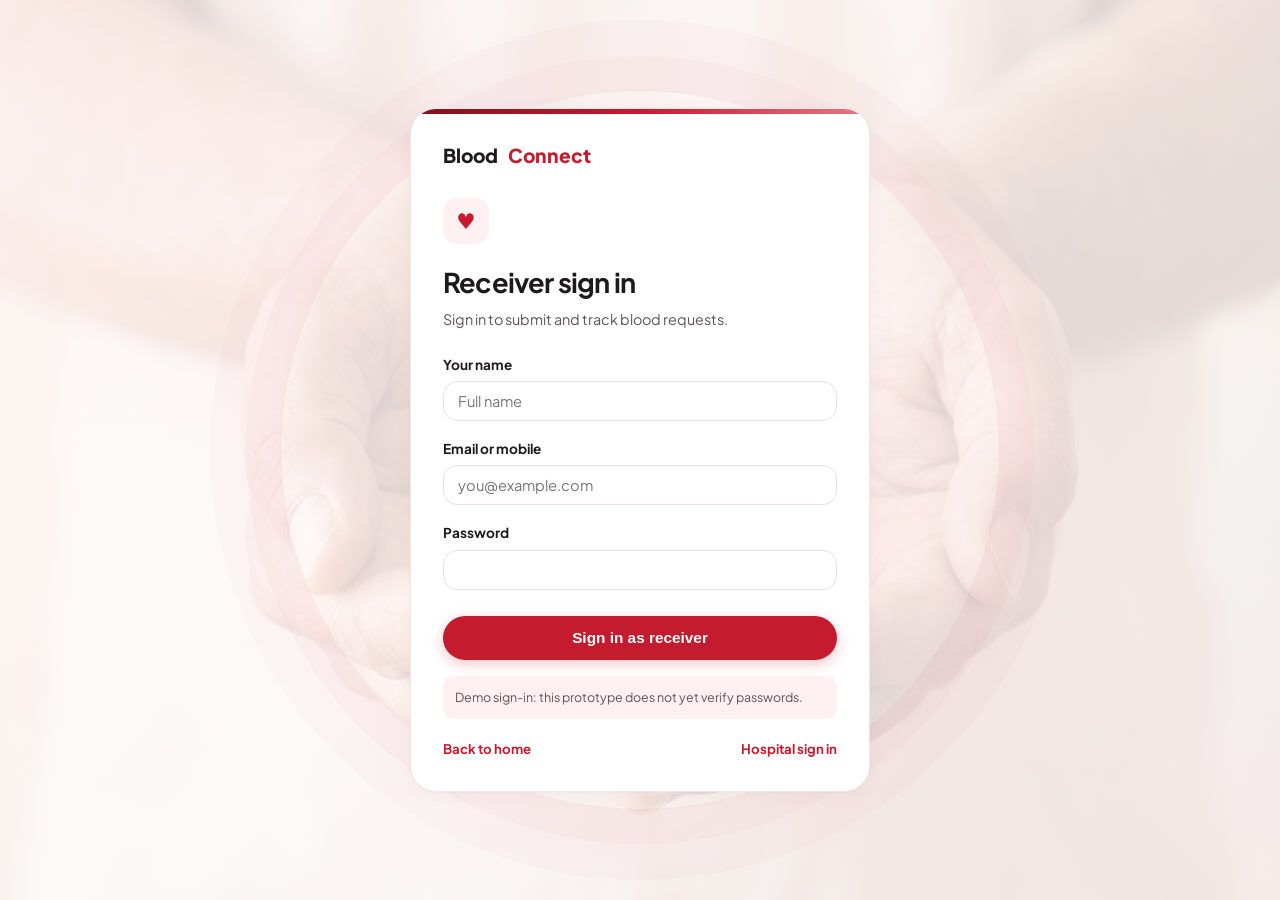
<file: static/receiver-login.html>
<!DOCTYPE html>
<html lang="en">
<head>
  <meta charset="utf-8">
  <meta name="viewport" content="width=device-width, initial-scale=1">
  <title>Receiver Sign In — BloodConnect</title>
  <link rel="stylesheet" href="css/style.css">
  <style>
    .standalone-page { min-height: 100vh; display: grid; place-items: center; padding: 24px; }
    .standalone-card { width: min(100%, 460px); padding: 32px; background: #fff; border: 1px solid var(--border-card); border-radius: var(--radius-xl); box-shadow: var(--shadow-card); }
    .standalone-brand { display: inline-flex; align-items: center; gap: 10px; margin-bottom: 28px; color: var(--text-main); text-decoration: none; font-size: 1.2rem; font-weight: 800; }
    .standalone-brand span { color: var(--primary); }
    .standalone-icon { display: grid; place-items: center; width: 46px; height: 46px; margin-bottom: 18px; border-radius: 14px; background: var(--primary-light); color: var(--primary); font-size: 1.35rem; }
    .standalone-card h1 { margin-bottom: 6px; font-size: 1.7rem; letter-spacing: -0.03em; }
    .standalone-copy { margin-bottom: 24px; color: var(--text-muted); font-size: 0.9rem; }
    .standalone-card .btn-hero-primary { width: 100%; justify-content: center; margin-top: 8px; }
    .standalone-note { margin-top: 16px; padding: 12px; border-radius: 10px; background: var(--primary-light); color: var(--text-muted); font-size: 0.78rem; }
    .standalone-links { display: flex; justify-content: space-between; gap: 12px; margin-top: 20px; font-size: 0.83rem; }
    .standalone-links a { color: var(--primary); font-weight: 700; text-decoration: none; }
    @media (max-width: 480px) { .standalone-card { padding: 24px 20px; } }
  </style>
</head>
<body>
  <main class="standalone-page">
    <section class="standalone-card">
      <a class="standalone-brand" href="index.html">Blood<span>Connect</span></a>
      <div class="standalone-icon" aria-hidden="true">♥</div>
      <h1>Receiver sign in</h1>
      <p class="standalone-copy">Sign in to submit and track blood requests.</p>
      <form id="receiverLoginForm">
        <div class="form-group">
          <label class="form-label" for="receiverName">Your name</label>
          <input class="form-input" id="receiverName" type="text" autocomplete="name" placeholder="Full name" required>
        </div>
        <div class="form-group">
          <label class="form-label" for="receiverEmail">Email or mobile</label>
          <input class="form-input" id="receiverEmail" type="text" autocomplete="username" placeholder="you@example.com" required>
        </div>
        <div class="form-group">
          <label class="form-label" for="receiverPassword">Password</label>
          <input class="form-input" id="receiverPassword" type="password" autocomplete="current-password" required>
        </div>
        <button class="btn-hero-primary" type="submit">Sign in as receiver</button>
      </form>
      <p class="standalone-note">Demo sign-in: this prototype does not yet verify passwords.</p>
      <div class="standalone-links">
        <a href="index.html">Back to home</a>
        <a href="hospital-login.html">Hospital sign in</a>
      </div>
    </section>
  </main>
  <script>
    document.getElementById('receiverLoginForm').addEventListener('submit', (event) => {
      event.preventDefault();
      const name = document.getElementById('receiverName').value.trim();
      const email = document.getElementById('receiverEmail').value.trim();
      localStorage.setItem('bc_user', JSON.stringify({ name, role: 'Receiver', email }));
      window.location.href = 'receiver-dashboard.html';
    });
  </script>
</body>
</html>
</file>
<file: static/css/style.css>
/* ==========================================================================
   BloodConnect — Premium Design System & Stylesheet
   ========================================================================== */

@import url('https://fonts.googleapis.com/css2?family=Caveat:wght@600;700&family=Plus+Jakarta+Sans:wght@400;500;600;700;800&display=swap');

:root {
  --primary: #c51b2e;
  --primary-hover: #a81423;
  --primary-light: #fff0f1;
  --primary-subtle: #ffd8dc;
  --primary-dark: #7e121d;

  --burgundy: #73121b;
  --burgundy-deep: #540b12;

  --text-main: #1e191b;
  --text-muted: #5e5356;
  --text-light: #8e8084;

  --bg-page: #fcf7f7;
  --bg-card: #ffffff;
  --border-subtle: #eedee0;
  --border-card: #f2e6e7;

  --accent-pink-bg: #ffebee;
  --accent-pink-icon: #d32f2f;

  --accent-blue-bg: #e0f2fe;
  --accent-blue-icon: #0284c7;

  --accent-teal-bg: #e6fffa;
  --accent-teal-icon: #0d9488;

  --accent-purple-bg: #f3e8ff;
  --accent-purple-icon: #9333ea;

  --accent-amber-bg: #fef3c7;
  --accent-amber-icon: #d97706;

  --radius-sm: 8px;
  --radius-md: 14px;
  --radius-lg: 20px;
  --radius-xl: 26px;
  --radius-pill: 9999px;

  --shadow-sm: 0 2px 8px rgba(0, 0, 0, 0.04);
  --shadow-card: 0 4px 20px rgba(0, 0, 0, 0.03), 0 1px 3px rgba(0, 0, 0, 0.02);
  --shadow-hover: 0 12px 30px rgba(197, 27, 46, 0.08), 0 4px 10px rgba(0, 0, 0, 0.03);
  --shadow-btn: 0 4px 14px rgba(197, 27, 46, 0.25);

  --font-main: 'Plus Jakarta Sans', system-ui, -apple-system, sans-serif;
  --font-hand: 'Caveat', cursive, sans-serif;
}

*, *::before, *::after {
  box-sizing: border-box;
  margin: 0;
  padding: 0;
}

html {
  scroll-behavior: smooth;
}

body {
  font-family: var(--font-main);
  background-color: var(--bg-page);
  background-image:
    linear-gradient(rgba(255, 250, 250, 0.88), rgba(255, 250, 250, 0.88)),
    url('../images/hero-hands.jpg');
  background-position: center;
  background-size: cover;
  background-attachment: fixed;
  color: var(--text-main);
  line-height: 1.5;
  -webkit-font-smoothing: antialiased;
  overflow-x: hidden;
}

.standalone-page,
.admin-page {
  position: relative;
  isolation: isolate;
  overflow: hidden;
  background-color: #fbf5f5;
  background-image:
    linear-gradient(rgba(255, 250, 250, 0.84), rgba(255, 250, 250, 0.84)),
    radial-gradient(ellipse at 12% 18%, rgba(197, 27, 46, 0.12), transparent 34%),
    radial-gradient(ellipse at 88% 82%, rgba(197, 27, 46, 0.1), transparent 32%),
    url('../images/hero-hands.jpg');
  background-position: center;
  background-size: cover;
  background-attachment: fixed;
}

.standalone-page::before,
.admin-page::before {
  content: '';
  position: absolute;
  z-index: -1;
  top: 50%;
  left: 50%;
  width: min(76vw, 720px);
  aspect-ratio: 1;
  border: 1px solid rgba(197, 27, 46, 0.07);
  border-radius: 50%;
  box-shadow:
    0 0 0 34px rgba(197, 27, 46, 0.025),
    0 0 0 70px rgba(197, 27, 46, 0.018);
  transform: translate(-50%, -50%);
  pointer-events: none;
}

.standalone-card,
.admin-panel {
  position: relative;
  overflow: hidden;
  border-color: rgba(238, 222, 224, 0.9);
  box-shadow: 0 24px 70px rgba(102, 25, 39, 0.11), 0 4px 16px rgba(102, 25, 39, 0.04);
}

.standalone-card::before,
.admin-panel::before {
  content: '';
  position: absolute;
  inset: 0 0 auto;
  height: 5px;
  background: linear-gradient(90deg, var(--primary-dark), var(--primary), #e87883);
}

/* ==========================================================================
   Navigation Bar
   ========================================================================== */
.navbar {
  position: sticky;
  top: 0;
  z-index: 100;
  background: rgba(255, 255, 255, 0.95);
  backdrop-filter: blur(12px);
  -webkit-backdrop-filter: blur(12px);
  border-bottom: 1px solid var(--border-subtle);
  transition: all 0.25s ease;
}

.nav-container {
  max-width: 1240px;
  margin: 0 auto;
  padding: 12px 24px;
  display: flex;
  align-items: center;
  justify-content: space-between;
  gap: 16px;
}

/* Brand Logo */
.brand {
  display: flex;
  align-items: center;
  gap: 12px;
  text-decoration: none;
  cursor: pointer;
}

.brand-icon {
  width: 38px;
  height: 38px;
  display: flex;
  align-items: center;
  justify-content: center;
  background: var(--primary-light);
  border-radius: 50%;
  color: var(--primary);
  flex-shrink: 0;
}

.brand-icon svg {
  width: 26px;
  height: 26px;
  fill: var(--primary);
}

.brand-info {
  display: flex;
  flex-direction: column;
}

.brand-title {
  font-size: 1.35rem;
  font-weight: 800;
  letter-spacing: -0.02em;
  color: #1e191b;
  line-height: 1.1;
}

.brand-title span {
  color: var(--primary);
}

.brand-subtitle {
  font-size: 0.68rem;
  font-weight: 600;
  text-transform: uppercase;
  letter-spacing: 0.06em;
  color: var(--text-light);
  margin-top: 2px;
}

/* Nav Links */
.nav-links {
  display: flex;
  align-items: center;
  gap: 28px;
  list-style: none;
}

.nav-link {
  font-size: 0.92rem;
  font-weight: 600;
  color: var(--text-muted);
  text-decoration: none;
  position: relative;
  padding: 6px 0;
  transition: color 0.2s ease;
  cursor: pointer;
  background: none;
  border: none;
  font-family: inherit;
}

.nav-link:hover {
  color: var(--primary);
}

.nav-link.active {
  color: var(--primary);
}

.nav-link.active::after {
  content: '';
  position: absolute;
  bottom: 0;
  left: 0;
  right: 0;
  height: 2.5px;
  background: var(--primary);
  border-radius: 2px;
}

/* Nav Right Actions */
.nav-actions {
  display: flex;
  align-items: center;
  gap: 12px;
}

.location-btn {
  display: inline-flex;
  align-items: center;
  gap: 6px;
  font-size: 0.88rem;
  font-weight: 600;
  color: var(--text-muted);
  background: #ffffff;
  border: 1px solid var(--border-subtle);
  padding: 7px 14px;
  border-radius: var(--radius-pill);
  cursor: pointer;
  transition: all 0.2s ease;
}

.location-btn:hover {
  border-color: var(--primary);
  color: var(--primary);
  background: var(--primary-light);
}

.location-btn svg.pin {
  color: var(--primary);
  width: 15px;
  height: 15px;
}

.location-btn svg.arrow {
  color: var(--text-light);
  width: 13px;
  height: 13px;
  transition: transform 0.2s;
}

.btn-login {
  font-size: 0.88rem;
  font-weight: 600;
  color: var(--text-main);
  background: transparent;
  border: 1.5px solid var(--border-subtle);
  padding: 7px 20px;
  border-radius: var(--radius-pill);
  cursor: pointer;
  transition: all 0.2s ease;
  text-decoration: none;
}

.btn-login:hover {
  border-color: var(--primary);
  color: var(--primary);
  background: var(--primary-light);
}

.btn-register {
  font-size: 0.88rem;
  font-weight: 600;
  color: #ffffff;
  background: var(--primary);
  border: 1.5px solid var(--primary);
  padding: 7px 22px;
  border-radius: var(--radius-pill);
  cursor: pointer;
  transition: all 0.2s ease;
  text-decoration: none;
  box-shadow: var(--shadow-btn);
}

.btn-register:hover {
  background: var(--primary-hover);
  border-color: var(--primary-hover);
  transform: translateY(-1px);
}

/* User logged-in pill */
.user-profile-badge {
  display: none;
  align-items: center;
  gap: 10px;
  background: #fff;
  border: 1px solid var(--border-subtle);
  padding: 5px 12px 5px 6px;
  border-radius: var(--radius-pill);
}

.user-avatar {
  width: 28px;
  height: 28px;
  background: var(--primary);
  color: #fff;
  border-radius: 50%;
  display: flex;
  align-items: center;
  justify-content: center;
  font-weight: 700;
  font-size: 0.75rem;
}

.user-name {
  font-size: 0.85rem;
  font-weight: 600;
  color: var(--text-main);
}

.btn-logout {
  background: none;
  border: none;
  color: var(--text-light);
  cursor: pointer;
  font-size: 0.8rem;
  padding: 0 4px;
}

.btn-logout:hover {
  color: var(--primary);
}

/* Mobile hamburger */
.menu-toggle {
  display: none;
  align-items: center;
  justify-content: center;
  width: 42px;
  height: 42px;
  border: 1px solid var(--border-subtle);
  border-radius: 12px;
  background: #ffffff;
  color: var(--primary);
  cursor: pointer;
  flex-shrink: 0;
}

.menu-toggle:hover,
.menu-toggle:focus-visible {
  background: var(--primary-light);
  border-color: var(--primary-subtle);
}

.mobile-nav-only {
  display: none;
}

/* ==========================================================================
   Hero Section
   ========================================================================== */
.hero-section {
  position: relative;
  max-width: 1240px;
  margin: 0 auto;
  padding: 40px 24px 30px;
  display: grid;
  grid-template-columns: 1.05fr 0.95fr;
  align-items: center;
  gap: 40px;
  min-height: 480px;
}

/* Subtle background glow */
.hero-bg-glow {
  position: absolute;
  top: 10%;
  right: 5%;
  width: 500px;
  height: 440px;
  background: radial-gradient(circle, rgba(255, 204, 210, 0.58) 0%, rgba(252, 247, 247, 0) 70%);
  pointer-events: none;
  z-index: 0;
}

.hero-content {
  position: relative;
  z-index: 1;
}

.hero-pill {
  display: inline-flex;
  align-items: center;
  gap: 8px;
  background: #fde8ea;
  border: 1px solid #f9cbd0;
  color: var(--primary);
  padding: 5px 14px;
  border-radius: var(--radius-pill);
  font-size: 0.82rem;
  font-weight: 700;
  margin-bottom: 20px;
}

.hero-pill svg {
  width: 14px;
  height: 14px;
  fill: currentColor;
}

.hero-title {
  font-size: 3.4rem;
  font-weight: 800;
  letter-spacing: -0.035em;
  line-height: 1.1;
  color: #1a1517;
  margin-bottom: 18px;
}

.hero-title span.crimson {
  color: var(--primary);
}

.hero-desc {
  font-size: 1.02rem;
  line-height: 1.6;
  color: var(--text-muted);
  max-width: 480px;
  margin-bottom: 28px;
}

.hero-cta-group {
  display: flex;
  align-items: center;
  gap: 14px;
  margin-bottom: 32px;
  flex-wrap: wrap;
}

.btn-hero-primary {
  display: inline-flex;
  align-items: center;
  gap: 10px;
  background: var(--primary);
  color: #ffffff;
  font-size: 0.96rem;
  font-weight: 700;
  padding: 13px 26px;
  border-radius: var(--radius-pill);
  border: none;
  cursor: pointer;
  box-shadow: var(--shadow-btn);
  transition: all 0.25s ease;
  text-decoration: none;
}

.btn-hero-primary:hover {
  background: var(--primary-hover);
  transform: translateY(-2px);
  box-shadow: 0 6px 20px rgba(197, 27, 46, 0.35);
}

.btn-hero-primary svg.arrow {
  transition: transform 0.2s ease;
}

.btn-hero-primary:hover svg.arrow {
  transform: translateX(4px);
}

.btn-hero-secondary {
  display: inline-flex;
  align-items: center;
  gap: 10px;
  background: #ffffff;
  color: var(--primary);
  font-size: 0.96rem;
  font-weight: 700;
  padding: 12px 24px;
  border-radius: var(--radius-pill);
  border: 1.5px solid var(--primary);
  cursor: pointer;
  transition: all 0.25s ease;
  text-decoration: none;
}

.btn-hero-secondary:hover {
  background: var(--primary-light);
  transform: translateY(-2px);
}

.btn-hero-secondary svg.arrow {
  transition: transform 0.2s ease;
}

.btn-hero-secondary:hover svg.arrow {
  transform: translateX(4px);
}

.trust-badges {
  display: flex;
  align-items: center;
  gap: 24px;
  flex-wrap: wrap;
}

.trust-item {
  display: inline-flex;
  align-items: center;
  gap: 7px;
  font-size: 0.84rem;
  font-weight: 600;
  color: var(--text-muted);
}

.trust-item svg {
  width: 15px;
  height: 15px;
  color: #4b5563;
}

/* Hero Right Visual */
.hero-visual-wrap {
  position: relative;
  z-index: 1;
  display: flex;
  justify-content: center;
  align-items: center;
}

.hero-image-card {
  position: relative;
  width: 100%;
  max-width: 480px;
  border-radius: 28px;
  overflow: visible;
}

.hero-main-img {
  width: 100%;
  height: auto;
  aspect-ratio: 4/3.2;
  object-fit: cover;
  border-radius: 28px;
  box-shadow: 0 16px 40px rgba(197, 27, 46, 0.12), 0 4px 12px rgba(0, 0, 0, 0.04);
  display: block;
  border: 4px solid #ffffff;
}

/* Floating Handwritten Callouts */
.hand-hero-top {
  position: absolute;
  top: 15px;
  right: -10px;
  text-align: center;
  transform: rotate(5deg);
  pointer-events: none;
  z-index: 2;
}

.hand-hero-top .hero-text-big {
  font-family: var(--font-hand);
  font-size: 2.2rem;
  font-weight: 700;
  color: #b71c1c;
  line-height: 1;
  display: flex;
  align-items: center;
  gap: 6px;
  text-shadow: 0 1px 2px rgba(255, 255, 255, 0.8);
}

.hand-hero-top .hero-text-sub {
  font-family: var(--font-hand);
  font-size: 1.3rem;
  font-weight: 600;
  color: #b71c1c;
  line-height: 1.1;
  margin-top: 4px;
}

.hand-heart-doodle {
  position: absolute;
  bottom: 12px;
  right: -18px;
  width: 95px;
  height: 95px;
  pointer-events: none;
  z-index: 2;
  animation: pulseHeart 3s infinite ease-in-out;
}

@keyframes pulseHeart {
  0%, 100% { transform: scale(1) rotate(0deg); }
  50% { transform: scale(1.06) rotate(3deg); }
}

/* ==========================================================================
   Quick Feature Action Cards (5 Cards)
   ========================================================================== */
.features-container {
  max-width: 1240px;
  margin: 15px auto 45px;
  padding: 0 24px;
}

.features-grid {
  display: grid;
  grid-template-columns: repeat(5, 1fr);
  gap: 16px;
}

.feature-card {
  background: var(--bg-card);
  border: 1px solid #f0dadd;
  border-radius: var(--radius-lg);
  padding: 22px 20px;
  display: flex;
  flex-direction: column;
  position: relative;
  box-shadow: var(--shadow-card);
  transition: all 0.28s cubic-bezier(0.16, 1, 0.3, 1);
  cursor: pointer;
  text-decoration: none;
  color: inherit;
}

.feature-card:hover {
  transform: translateY(-5px);
  box-shadow: var(--shadow-hover);
  border-color: #ffd2d6;
}

.card-icon-box {
  width: 48px;
  height: 48px;
  border-radius: 14px;
  display: flex;
  align-items: center;
  justify-content: center;
  margin-bottom: 16px;
  flex-shrink: 0;
  transition: transform 0.25s ease;
}

.feature-card:hover .card-icon-box {
  transform: scale(1.08);
}

.card-icon-box svg {
  width: 24px;
  height: 24px;
}

.feature-card .card-icon-box {
  background-color: var(--accent-pink-bg);
  color: var(--accent-pink-icon);
}

.feature-title {
  font-size: 1.05rem;
  font-weight: 700;
  color: var(--text-main);
  margin-bottom: 6px;
}

.feature-desc {
  font-size: 0.81rem;
  line-height: 1.45;
  color: var(--text-muted);
  margin-bottom: 24px;
  flex-grow: 1;
}

.feature-arrow {
  position: absolute;
  bottom: 18px;
  right: 18px;
  font-size: 1.15rem;
  font-weight: 700;
  transition: transform 0.2s ease;
}

.feature-card .feature-arrow { color: var(--accent-pink-icon); }

.feature-card:hover .feature-arrow {
  transform: translateX(4px);
}

/* ==========================================================================
   Lower Section (Why BloodConnect + Stats)
   ========================================================================== */
.lower-section {
  max-width: 1240px;
  margin: 0 auto 50px;
  padding: 0 24px;
  display: grid;
  grid-template-columns: 0.75fr 1fr 1.15fr;
  gap: 24px;
  align-items: stretch;
}

/* Left Image Card */
.blood-bag-card {
  border-radius: var(--radius-lg);
  overflow: hidden;
  box-shadow: var(--shadow-card);
  position: relative;
  background: #ffffff;
  border: 1px solid var(--border-card);
}

.blood-bag-img {
  width: 100%;
  height: 100%;
  min-height: 250px;
  object-fit: cover;
  display: block;
  transition: transform 0.4s ease;
}

.blood-bag-card:hover .blood-bag-img {
  transform: scale(1.03);
}

/* Middle: Why BloodConnect */
.why-card {
  background: transparent;
  display: flex;
  flex-direction: column;
  justify-content: center;
  padding: 10px 6px;
}

.why-title {
  font-size: 1.65rem;
  font-weight: 800;
  color: #1e191b;
  margin-bottom: 20px;
  letter-spacing: -0.02em;
}

.why-title span {
  color: var(--primary);
}

.why-list {
  list-style: none;
  display: flex;
  flex-direction: column;
  gap: 14px;
}

.why-item {
  display: flex;
  align-items: center;
  gap: 12px;
  font-size: 0.92rem;
  font-weight: 600;
  color: #382e30;
}

.why-check-circle {
  width: 22px;
  height: 22px;
  border-radius: 50%;
  background: var(--primary);
  color: #ffffff;
  display: flex;
  align-items: center;
  justify-content: center;
  flex-shrink: 0;
  font-size: 0.75rem;
}

.why-check-circle svg {
  width: 13px;
  height: 13px;
  stroke-width: 3;
}

/* Right: Together We Make a Difference */
.stats-card {
  background: #fff5f5;
  border: 1px solid #f9d9db;
  border-radius: var(--radius-lg);
  padding: 24px 26px 20px;
  display: flex;
  flex-direction: column;
  justify-content: space-between;
  box-shadow: var(--shadow-sm);
  position: relative;
}

.stats-card-title {
  font-size: 1.25rem;
  font-weight: 800;
  color: var(--primary);
  margin-bottom: 22px;
}

.stats-grid {
  display: grid;
  grid-template-columns: repeat(4, 1fr);
  gap: 12px;
  margin-bottom: 24px;
}

.stat-item {
  text-align: center;
  display: flex;
  flex-direction: column;
  align-items: center;
}

.stat-icon {
  width: 32px;
  height: 32px;
  margin-bottom: 8px;
  color: var(--primary);
}

.stat-icon svg {
  width: 22px;
  height: 22px;
}

.stat-label {
  font-size: 0.75rem;
  font-weight: 600;
  color: var(--text-muted);
  line-height: 1.25;
  margin-bottom: 6px;
  min-height: 28px;
  display: flex;
  align-items: center;
  justify-content: center;
}

.stat-value {
  font-size: 1.55rem;
  font-weight: 800;
  color: var(--primary);
  line-height: 1;
}

.stat-hand-note {
  font-family: var(--font-hand);
  font-size: 1.35rem;
  font-weight: 700;
  color: var(--primary);
  text-align: right;
  margin-top: auto;
  padding-right: 10px;
}

/* ==========================================================================
   Bottom Ribbon Banner
   ========================================================================== */
.footer-ribbon {
  background: linear-gradient(90deg, #78101b 0%, #8c1421 50%, #6e0d17 100%);
  color: #ffffff;
  padding: 16px 24px;
  position: relative;
  overflow: hidden;
}

.footer-ribbon::before {
  content: '';
  position: absolute;
  top: 0;
  left: 0;
  right: 0;
  bottom: 0;
  background-image: radial-gradient(circle, rgba(255,255,255,0.06) 1px, transparent 1px);
  background-size: 24px 24px;
  pointer-events: none;
}

.ribbon-container {
  max-width: 1240px;
  margin: 0 auto;
  display: flex;
  align-items: center;
  justify-content: center;
  gap: 20px;
  position: relative;
  z-index: 1;
  flex-wrap: wrap;
}

.ribbon-message {
  display: flex;
  align-items: center;
  gap: 12px;
  font-size: 0.95rem;
  font-weight: 500;
  letter-spacing: 0.01em;
}

.ribbon-badge-icon {
  width: 26px;
  height: 26px;
  background: rgba(255, 255, 255, 0.15);
  border-radius: 50%;
  display: flex;
  align-items: center;
  justify-content: center;
}

.ribbon-badge-icon svg {
  width: 14px;
  height: 14px;
  color: #fff;
}

.btn-ribbon {
  background: #ffffff;
  color: var(--primary);
  font-size: 0.86rem;
  font-weight: 700;
  padding: 8px 20px;
  border-radius: var(--radius-pill);
  border: none;
  cursor: pointer;
  transition: all 0.2s ease;
  display: inline-flex;
  align-items: center;
  gap: 6px;
  text-decoration: none;
  box-shadow: 0 2px 8px rgba(0, 0, 0, 0.15);
}

.btn-ribbon:hover {
  background: #fbebee;
  transform: translateY(-1px);
}

.btn-ribbon svg {
  transition: transform 0.2s;
}

.btn-ribbon:hover svg {
  transform: translateX(3px);
}

/* ==========================================================================
   Modals & Overlays (Interactive Experience)
   ========================================================================== */
.modal-overlay {
  position: fixed;
  inset: 0;
  background: rgba(24, 12, 14, 0.55);
  backdrop-filter: blur(5px);
  -webkit-backdrop-filter: blur(5px);
  z-index: 999;
  display: flex;
  align-items: center;
  justify-content: center;
  padding: 20px;
  opacity: 0;
  pointer-events: none;
  transition: opacity 0.25s ease;
}

.modal-overlay.open {
  opacity: 1;
  pointer-events: auto;
}

.modal-dialog {
  background: #ffffff;
  border-radius: var(--radius-xl);
  width: 100%;
  max-width: 680px;
  max-height: 90vh;
  overflow-y: auto;
  box-shadow: 0 25px 60px -15px rgba(0, 0, 0, 0.25);
  border: 1px solid var(--border-subtle);
  transform: translateY(20px) scale(0.97);
  transition: transform 0.25s cubic-bezier(0.16, 1, 0.3, 1);
  position: relative;
}

.modal-overlay.open .modal-dialog {
  transform: translateY(0) scale(1);
}

.modal-header {
  padding: 20px 24px 16px;
  border-bottom: 1px solid var(--border-subtle);
  display: flex;
  align-items: center;
  justify-content: space-between;
  position: sticky;
  top: 0;
  background: #ffffff;
  z-index: 10;
}

.modal-title-wrap {
  display: flex;
  align-items: center;
  gap: 12px;
}

.modal-icon-badge {
  width: 40px;
  height: 40px;
  border-radius: 12px;
  display: flex;
  align-items: center;
  justify-content: center;
}

.modal-title {
  font-size: 1.25rem;
  font-weight: 800;
  color: var(--text-main);
}

.modal-subtitle {
  font-size: 0.8rem;
  color: var(--text-muted);
}

.btn-close-modal {
  width: 32px;
  height: 32px;
  border-radius: 50%;
  border: 1px solid var(--border-subtle);
  background: #faf8f8;
  color: var(--text-muted);
  cursor: pointer;
  display: flex;
  align-items: center;
  justify-content: center;
  font-size: 1.1rem;
  transition: all 0.2s;
}

.btn-close-modal:hover {
  background: var(--primary-light);
  color: var(--primary);
  border-color: var(--primary);
}

.modal-body {
  padding: 24px;
}

/* Form Controls */
.form-group {
  margin-bottom: 18px;
}

.form-label {
  display: block;
  font-size: 0.85rem;
  font-weight: 700;
  color: var(--text-main);
  margin-bottom: 6px;
}

.form-label span.req {
  color: var(--primary);
}

.form-row {
  display: grid;
  grid-template-columns: repeat(auto-fit, minmax(180px, 1fr));
  gap: 14px;
}

.form-input, .form-select, .form-textarea {
  width: 100%;
  font-family: inherit;
  font-size: 0.92rem;
  padding: 10px 14px;
  border-radius: var(--radius-md);
  border: 1.5px solid var(--border-subtle);
  background: #ffffff;
  color: var(--text-main);
  outline: none;
  transition: border-color 0.2s, box-shadow 0.2s;
}

.form-input:focus, .form-select:focus, .form-textarea:focus {
  border-color: var(--primary);
  box-shadow: 0 0 0 3px rgba(197, 27, 46, 0.12);
}

.phone-input-wrap {
  display: flex;
  align-items: center;
  width: 100%;
  border: 1.5px solid var(--border-subtle);
  border-radius: var(--radius-md);
  background: #ffffff;
  transition: border-color 0.2s, box-shadow 0.2s;
}

.phone-input-wrap:focus-within {
  border-color: var(--primary);
  box-shadow: 0 0 0 3px rgba(197, 27, 46, 0.12);
}

.phone-country-code {
  padding: 10px 0 10px 14px;
  color: var(--text-muted);
  font-size: 0.92rem;
  font-weight: 700;
}

.phone-input-wrap .form-input {
  min-width: 0;
  border: 0;
  box-shadow: none;
}

.phone-input-wrap .form-input:focus {
  border: 0;
  box-shadow: none;
}

/* Blood Group Selector Chips */
.blood-chip-grid {
  display: grid;
  grid-template-columns: repeat(8, 1fr);
  gap: 8px;
  margin-top: 6px;
}

.blood-chip {
  padding: 8px 4px;
  text-align: center;
  background: #ffffff;
  border: 1.5px solid var(--border-subtle);
  border-radius: var(--radius-sm);
  font-size: 0.88rem;
  font-weight: 700;
  color: var(--text-main);
  cursor: pointer;
  transition: all 0.15s ease;
}

.blood-chip:hover {
  border-color: var(--primary);
  color: var(--primary);
}

.blood-chip.active {
  background: var(--primary);
  border-color: var(--primary);
  color: #ffffff;
  box-shadow: 0 2px 8px rgba(197, 27, 46, 0.3);
}

/* Filter controls bar inside modals */
.search-filter-bar {
  display: flex;
  gap: 10px;
  margin-bottom: 20px;
  flex-wrap: wrap;
}

.search-input-wrap {
  flex: 1 1 200px;
  position: relative;
}

.search-input-wrap input {
  padding-left: 36px;
}

.search-input-wrap svg {
  position: absolute;
  left: 12px;
  top: 50%;
  transform: translateY(-50%);
  width: 16px;
  height: 16px;
  color: var(--text-light);
}

/* Cards inside modal lists */
.cards-list {
  display: flex;
  flex-direction: column;
  gap: 12px;
  max-height: 440px;
  overflow-y: auto;
  padding-right: 4px;
}

.donor-item-card, .bank-item-card {
  background: #ffffff;
  border: 1px solid var(--border-subtle);
  border-radius: var(--radius-md);
  padding: 16px;
  display: flex;
  align-items: center;
  justify-content: space-between;
  gap: 14px;
  transition: all 0.2s ease;
}

.donor-item-card:hover, .bank-item-card:hover {
  border-color: #ffd8dc;
  box-shadow: var(--shadow-sm);
  background: #fffafa;
}

.donor-left {
  display: flex;
  align-items: center;
  gap: 14px;
}

.donor-blood-tag {
  width: 44px;
  height: 44px;
  background: var(--primary);
  color: #fff;
  font-weight: 800;
  font-size: 1.05rem;
  border-radius: 12px;
  display: flex;
  align-items: center;
  justify-content: center;
  flex-shrink: 0;
  box-shadow: 0 2px 8px rgba(197, 27, 46, 0.25);
}

.donor-details h4 {
  font-size: 0.96rem;
  font-weight: 700;
  color: var(--text-main);
  display: flex;
  align-items: center;
  gap: 6px;
}

.donor-details h4 svg.verified-badge {
  color: #10b981;
  width: 15px;
  height: 15px;
}

.donor-details p {
  font-size: 0.8rem;
  color: var(--text-muted);
  margin-top: 2px;
}

.donor-actions {
  display: flex;
  align-items: center;
  gap: 8px;
}

.btn-contact {
  background: var(--primary-light);
  color: var(--primary);
  border: 1px solid var(--primary-subtle);
  padding: 7px 14px;
  border-radius: var(--radius-pill);
  font-size: 0.82rem;
  font-weight: 700;
  cursor: pointer;
  transition: all 0.2s ease;
  display: inline-flex;
  align-items: center;
  gap: 6px;
}

.btn-contact:hover {
  background: var(--primary);
  color: #fff;
  border-color: var(--primary);
}

/* Stock Badges in Blood Banks */
.stock-grid {
  display: flex;
  gap: 6px;
  flex-wrap: wrap;
  margin-top: 8px;
}

.stock-chip {
  font-size: 0.72rem;
  font-weight: 700;
  padding: 3px 8px;
  border-radius: 6px;
  background: #eef2f6;
  color: #334155;
}

.stock-chip.avail {
  background: #ecfdf5;
  color: #065f46;
}

.stock-chip.low {
  background: #fef3c7;
  color: #92400e;
}

.stock-chip.critical {
  background: #fee2e2;
  color: #991b1b;
}

/* Tabs */
.modal-tabs {
  display: flex;
  border-bottom: 1px solid var(--border-subtle);
  margin-bottom: 20px;
  gap: 4px;
}

.modal-tab {
  padding: 10px 18px;
  font-size: 0.9rem;
  font-weight: 700;
  color: var(--text-muted);
  background: none;
  border: none;
  border-bottom: 2px solid transparent;
  cursor: pointer;
  transition: all 0.2s;
}

.modal-tab:hover {
  color: var(--primary);
}

.modal-tab.active {
  color: var(--primary);
  border-bottom-color: var(--primary);
}

/* Tracking Progress Stepper */
.tracker-box {
  background: #fffafa;
  border: 1px solid #ffd8dc;
  border-radius: var(--radius-md);
  padding: 20px;
  margin-top: 16px;
}

.stepper {
  display: flex;
  flex-direction: column;
  gap: 16px;
  position: relative;
  margin-top: 16px;
}

.step-item {
  display: flex;
  align-items: flex-start;
  gap: 12px;
  position: relative;
}

.step-circle {
  width: 28px;
  height: 28px;
  border-radius: 50%;
  background: #e2e8f0;
  color: #64748b;
  display: flex;
  align-items: center;
  justify-content: center;
  font-size: 0.75rem;
  font-weight: 700;
  flex-shrink: 0;
  z-index: 2;
}

.step-item.done .step-circle {
  background: #10b981;
  color: #fff;
}

.step-item.active .step-circle {
  background: var(--primary);
  color: #fff;
  box-shadow: 0 0 0 4px rgba(197, 27, 46, 0.15);
}

.step-info h5 {
  font-size: 0.9rem;
  font-weight: 700;
  color: var(--text-main);
}

.step-info p {
  font-size: 0.78rem;
  color: var(--text-muted);
}

/* Toast Notification */
.toast-container {
  position: fixed;
  bottom: 24px;
  right: 24px;
  z-index: 10000;
  display: flex;
  flex-direction: column;
  gap: 10px;
  pointer-events: none;
}

.toast {
  pointer-events: auto;
  background: #1a1517;
  color: #ffffff;
  padding: 14px 20px;
  border-radius: var(--radius-md);
  display: flex;
  align-items: center;
  gap: 12px;
  font-size: 0.88rem;
  font-weight: 600;
  box-shadow: 0 10px 25px rgba(0, 0, 0, 0.25);
  animation: slideInToast 0.3s cubic-bezier(0.16, 1, 0.3, 1);
  max-width: 380px;
}

.toast.toast-success {
  border-left: 4px solid #10b981;
}

.toast.toast-primary {
  border-left: 4px solid var(--primary);
}

@keyframes slideInToast {
  from {
    opacity: 0;
    transform: translateY(20px) scale(0.95);
  }
  to {
    opacity: 1;
    transform: translateY(0) scale(1);
  }
}

/* ==========================================================================
   Responsive Media Queries
   ========================================================================== */
@media (max-width: 1080px) {
  .hero-section {
    grid-template-columns: 1fr;
    gap: 30px;
    padding-top: 30px;
  }

  .hero-visual-wrap {
    order: -1;
    max-width: 440px;
    margin: 0 auto;
  }

  .features-grid {
    grid-template-columns: repeat(3, 1fr);
  }

  .lower-section {
    grid-template-columns: 1fr;
    gap: 20px;
  }

  .blood-bag-card {
    max-height: 280px;
  }
}

@media (max-width: 768px) {
  .nav-container {
    padding: 10px 16px;
    gap: 10px;
    flex-wrap: wrap;
  }

  .nav-container > nav {
    display: none;
    order: 3;
    width: 100%;
  }

  .navbar.menu-open .nav-container > nav {
    display: block;
  }

  .nav-links {
    display: flex;
    flex-direction: column;
    align-items: stretch;
    gap: 2px;
    padding: 8px 0 4px;
    border-top: 1px solid var(--border-subtle);
  }

  .nav-links li {
    width: 100%;
  }

  .nav-link,
  .nav-links a.nav-link {
    display: block;
    width: 100%;
    padding: 10px 8px;
    text-align: left;
    border-radius: 8px;
  }

  .nav-link.active::after {
    display: none;
  }

  .nav-link:hover {
    background: var(--primary-light);
  }

  .mobile-nav-only {
    display: list-item;
  }

  .menu-toggle {
    display: inline-flex;
    order: 2;
  }

  .nav-actions {
    order: 1;
    margin-left: auto;
    gap: 8px;
  }

  .brand {
    order: 0;
    gap: 8px;
  }

  .brand-title {
    font-size: 1.15rem;
  }

  .brand-subtitle {
    font-size: 0.58rem;
  }

  .location-btn {
    padding: 7px 10px;
  }

  .nav-actions .btn-login {
    display: none;
  }

  .nav-actions .btn-register {
    padding: 7px 12px;
  }

  .hero-title {
    font-size: 2.5rem;
  }

  .features-grid {
    grid-template-columns: repeat(2, 1fr);
  }

  .stats-grid {
    grid-template-columns: repeat(2, 1fr);
    row-gap: 20px;
  }

  .blood-chip-grid {
    grid-template-columns: repeat(4, 1fr);
  }

  .hand-hero-top {
    right: 5px;
    top: 5px;
  }

  .hand-hero-top .hero-text-big {
    font-size: 1.8rem;
  }

  .hand-hero-top .hero-text-sub {
    font-size: 1.1rem;
  }
}

@media (max-width: 520px) {
  .features-grid {
    grid-template-columns: 1fr;
  }

  .hero-title {
    font-size: 2.1rem;
  }

  .hero-cta-group {
    flex-direction: column;
    align-items: stretch;
  }

  .btn-hero-primary, .btn-hero-secondary {
    justify-content: center;
  }

  .nav-actions .btn-login,
  .nav-actions .btn-register {
    display: none;
  }

  .nav-container {
    padding: 9px 12px;
    gap: 8px;
  }

  .brand-icon {
    width: 34px;
    height: 34px;
  }

  .brand-icon svg {
    width: 23px;
    height: 23px;
  }

  .brand-title {
    font-size: 1.05rem;
  }

  .brand-subtitle {
    font-size: 0.52rem;
  }

  .location-btn {
    gap: 4px;
    padding: 7px;
  }

  .location-btn #currentCityLabel,
  .location-btn .arrow {
    display: none;
  }
}
</file>
